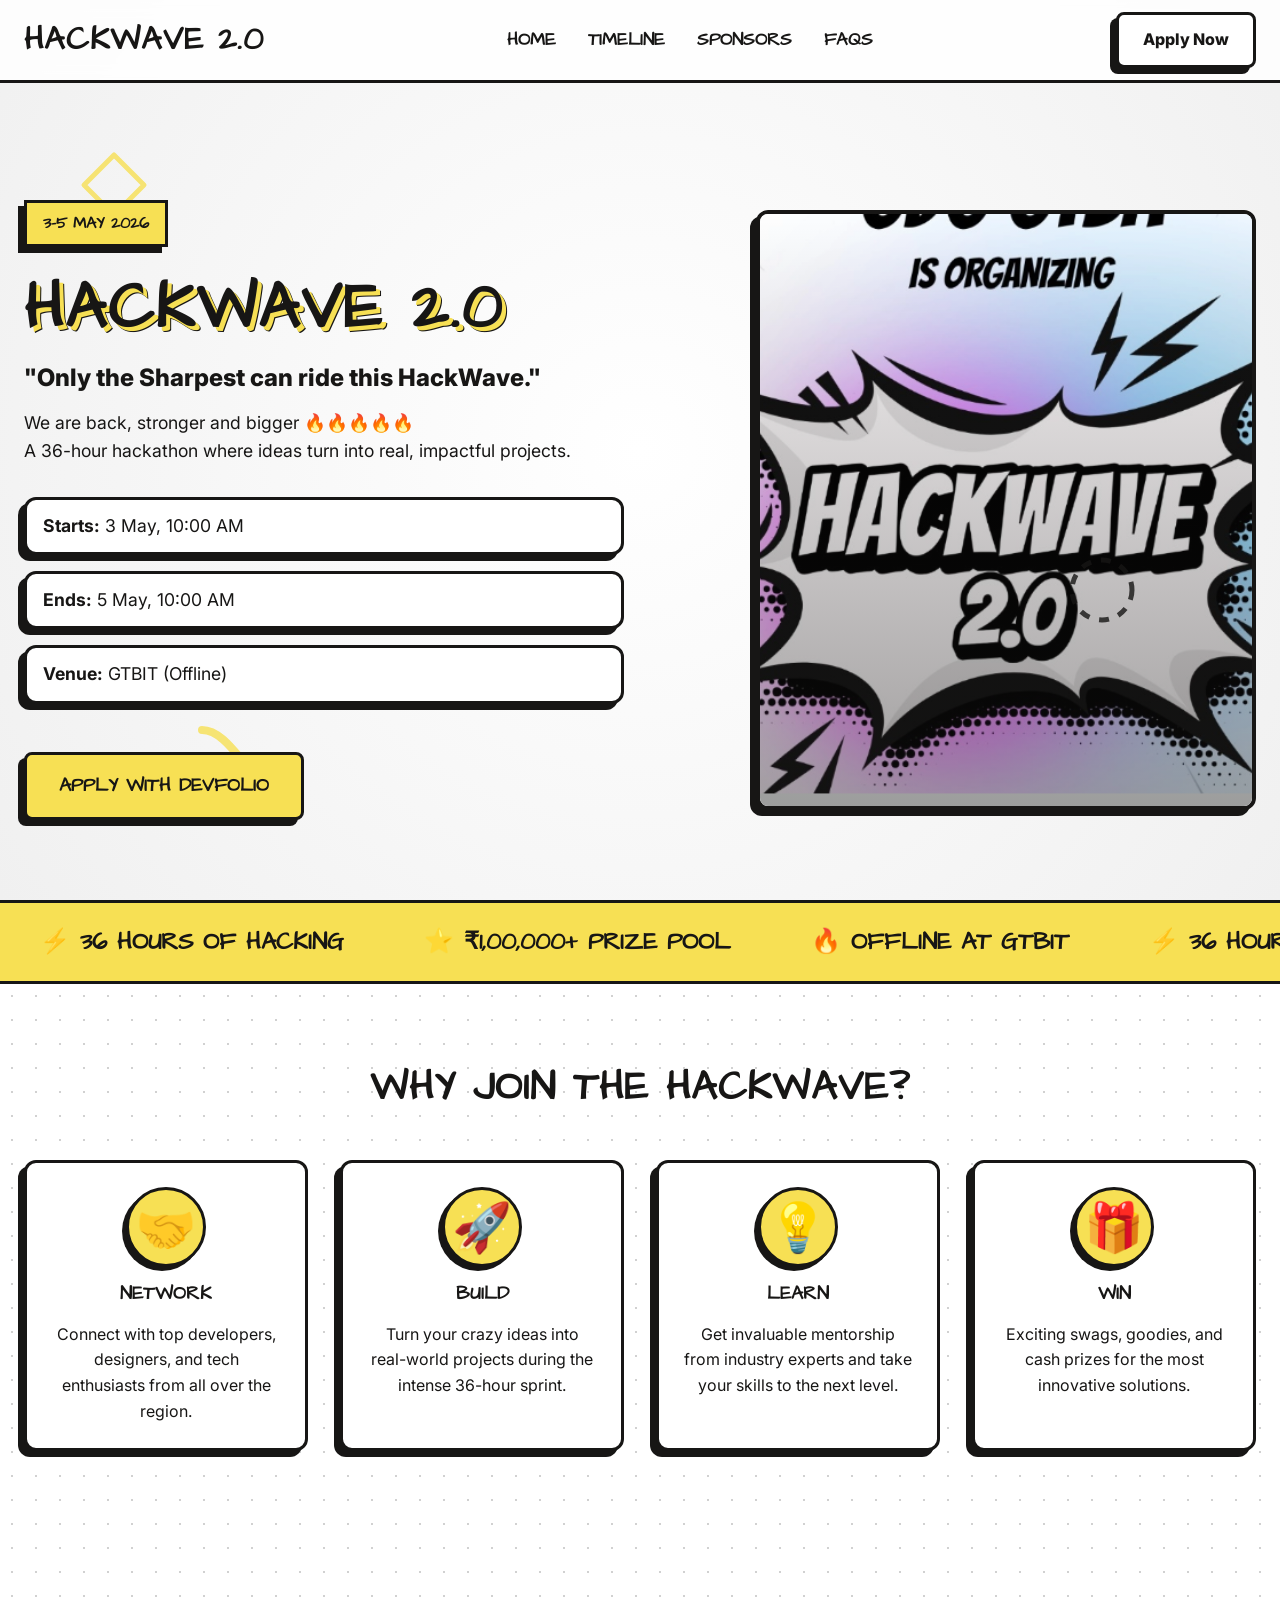
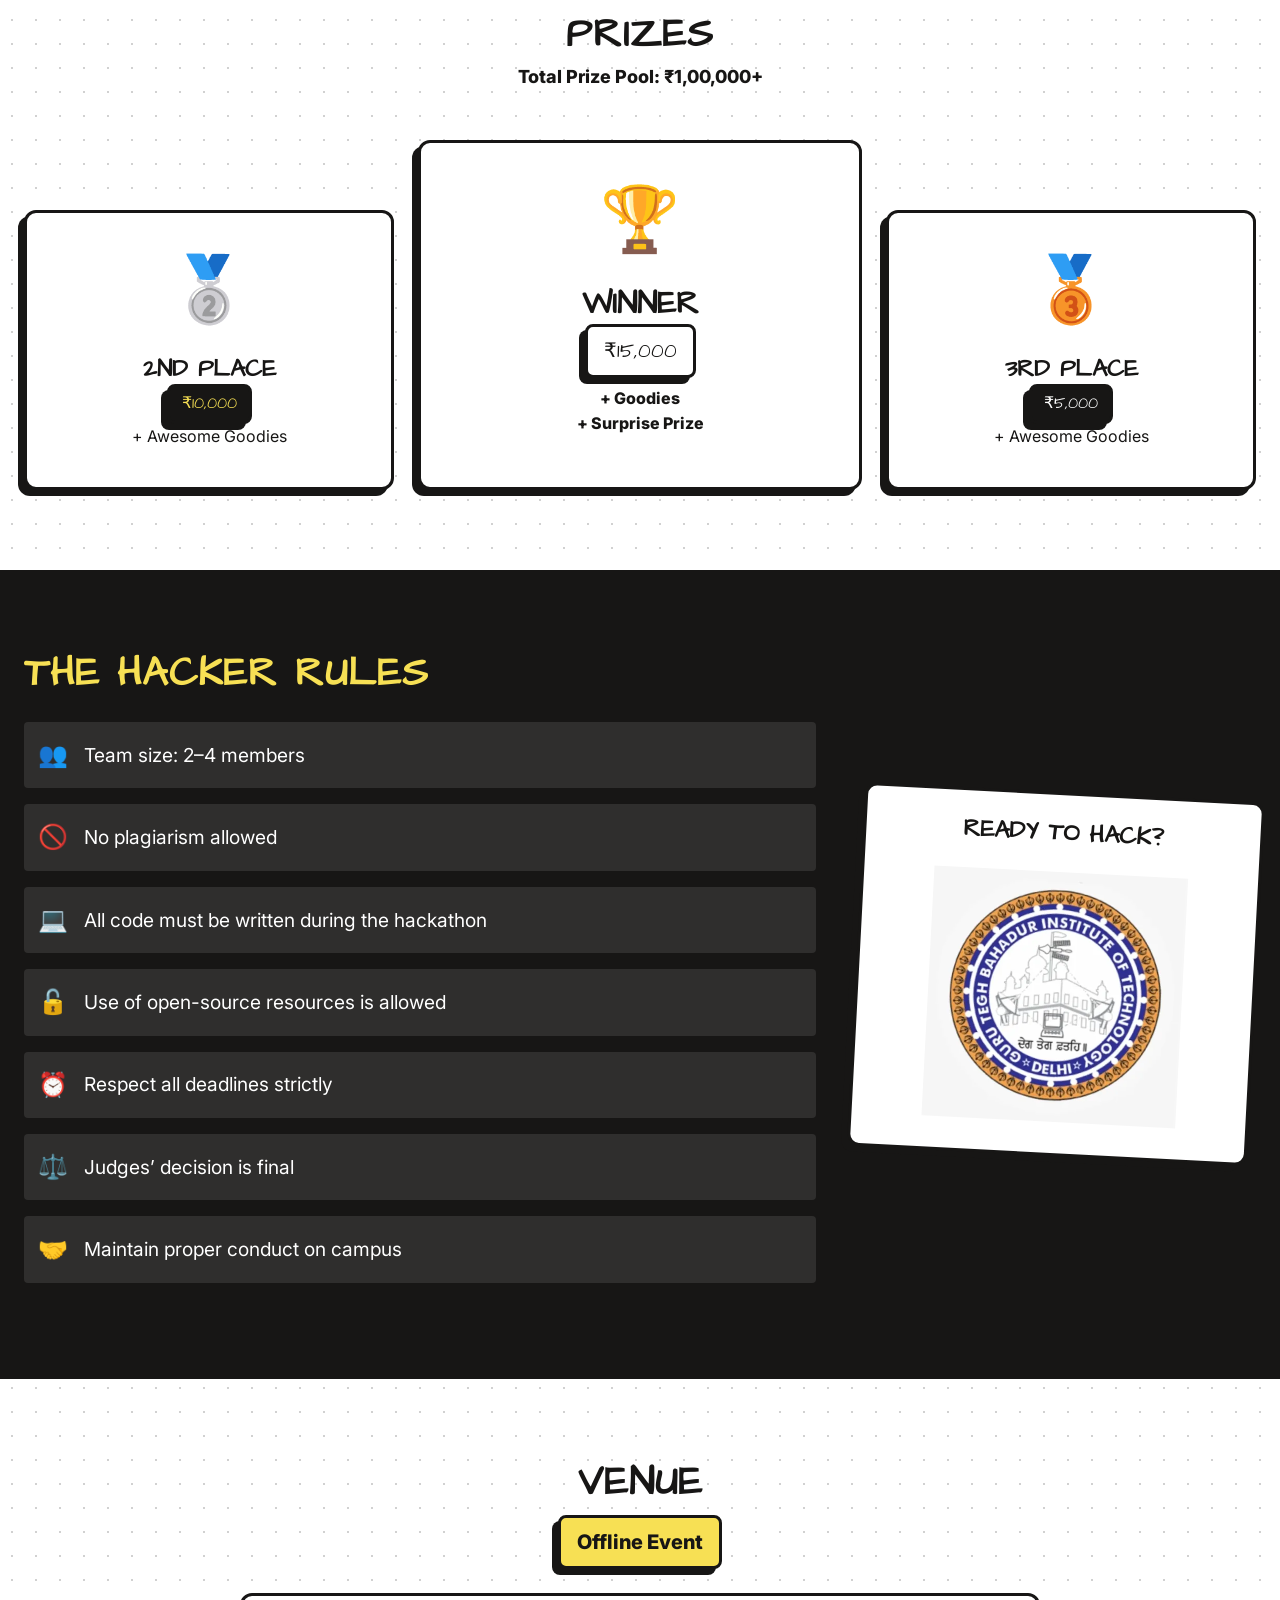
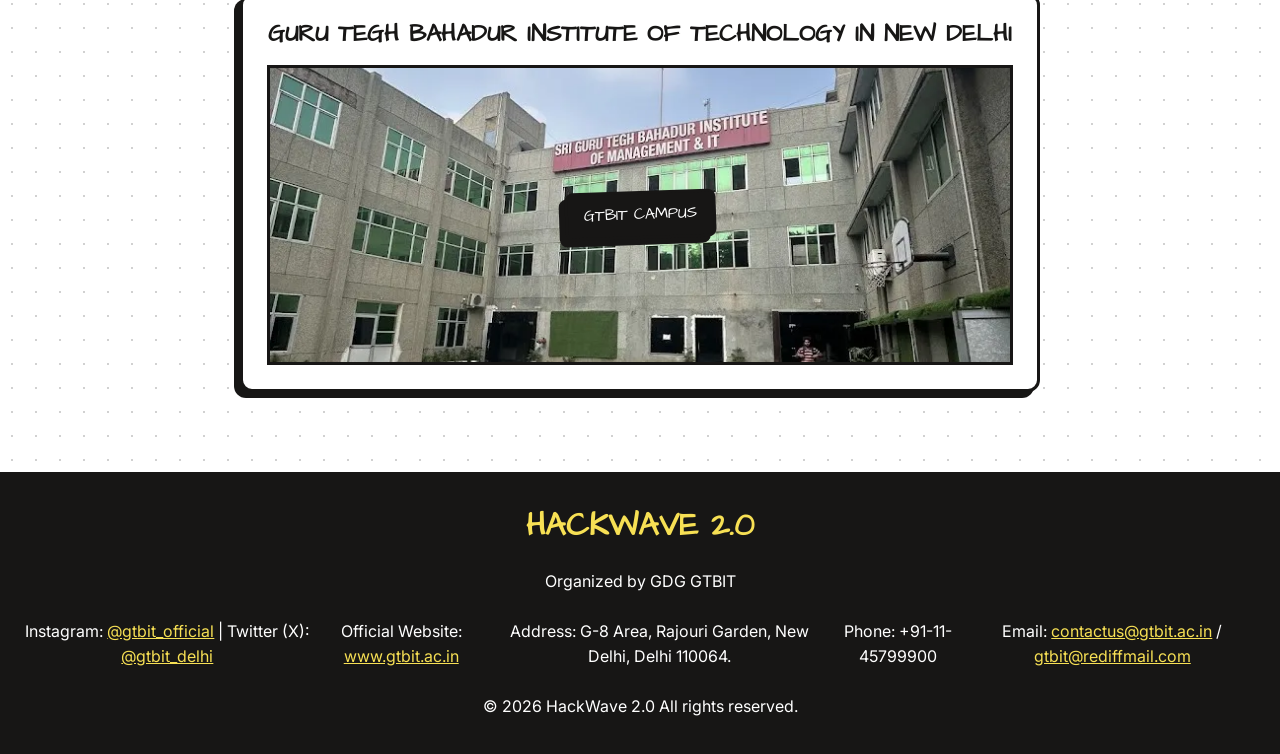
<file: index.html>
<!DOCTYPE html>
<html lang="en">
<head>
  <meta charset="UTF-8" />
  <meta name="viewport" content="width=device-width, initial-scale=1.0" />
  <title>HackWave 2.0 | Only the Sharpest can ride this HackWave</title>
  <meta name="description" content="A 36-hour hackathon where ideas turn into real, impactful projects." />
  <link rel="stylesheet" href="style.css" />
  <!-- Google Fonts -->
  <link rel="preconnect" href="https://fonts.googleapis.com">
  <link rel="preconnect" href="https://fonts.gstatic.com" crossorigin>
  <link href="https://fonts.googleapis.com/css2?family=Architects+Daughter&family=Inter:wght@400;600;800;900&display=swap" rel="stylesheet">
  <!-- Framer Motion isn't strictly necessary for vanilla js, we'll use CSS animations -->
</head>
<body>
  <!-- Navbar -->
  
  <nav class="navbar" id="navbar">
    <div class="container nav-container">
      <a href="#" class="logo arch-font">HACKWAVE 2.0</a>
      
      <div class="nav-links" id="nav-links">
        <a href="index.html">Home</a>
        <a href="timeline.html">Timeline</a>
        <a href="sponsors.html">Sponsors</a>
        <a href="faqs.html">FAQs</a>
      </div>

      <div class="nav-actions">
        <a href="https://hackwave2.devfolio.co/overview" target="_blank" rel="noopener noreferrer" class="neo-btn sm-hide">Apply Now</a>
        <button class="hamburger" id="hamburger">
          <svg width="24" height="24" viewBox="0 0 24 24" fill="none" stroke="currentColor" stroke-width="2" stroke-linecap="round" stroke-linejoin="round"><line x1="3" y1="12" x2="21" y2="12"></line><line x1="3" y1="6" x2="21" y2="6"></line><line x1="3" y1="18" x2="21" y2="18"></line></svg>
        </button>
      </div>
    </div>
  </nav>

  <!-- Mobile Menu -->
  <div class="mobile-menu" id="mobile-menu">
    <button class="close-menu" id="close-menu">
      <svg width="24" height="24" viewBox="0 0 24 24" fill="none" stroke="currentColor" stroke-width="2" stroke-linecap="round" stroke-linejoin="round"><line x1="18" y1="6" x2="6" y2="18"></line><line x1="6" y1="6" x2="18" y2="18"></line></svg>
    </button>
    <a href="index.html" class="mobile-link arch-font">Home</a>
    <a href="timeline.html" class="mobile-link arch-font">Timeline</a>
    <a href="sponsors.html" class="mobile-link arch-font">Sponsors</a>
    <a href="faqs.html" class="mobile-link arch-font">FAQs</a>
    <a href="https://hackwave2.devfolio.co/overview" target="_blank" rel="noopener noreferrer" class="neo-btn mt-4">Apply Now</a>
  </div>

  <!-- Hero Section -->
  <header class="hero" id="home">
    <!-- Floating Doodles -->
    <div class="doodle doodle-1"></div>
    <div class="doodle doodle-2"></div>
    <div class="doodle doodle-3"></div>

    <div class="container hero-container">
      <div class="hero-content fade-in-up">
        <div class="date-badge arch-font">3–5 May 2026</div>
        <h1 class="hero-title arch-font">HACKWAVE 2.0</h1>
        <h2 class="hero-tagline">"Only the Sharpest can ride this HackWave."</h2>
        <p class="hero-desc">
          We are back, stronger and bigger 🔥🔥🔥🔥🔥<br/>
          A 36-hour hackathon where ideas turn into real, impactful projects.
        </p>
        
        <div class="hero-info">
          <div class="info-item neo-card">
            <strong>Starts:</strong> 3 May, 10:00 AM
          </div>
          <div class="info-item neo-card">
            <strong>Ends:</strong> 5 May, 10:00 AM
          </div>
          <div class="info-item neo-card venue-highlight bg-yellow">
            <strong>Venue:</strong> GTBIT (Offline)
          </div>
        </div>

        <a href="https://hackwave2.devfolio.co/overview" target="_blank" rel="noopener noreferrer" class="neo-btn primary-btn mt-4 arch-font pulse-anim">Apply with Devfolio</a>
      </div>

      <div class="hero-image-wrapper fade-in-up delay-2">
        <div class="neo-card hero-image-card">
          <!-- We will use the uploaded image from the folder here -->
          <div class="hero-bg" style="background-image: url('Screenshot 2026-04-30 145225.png');"></div>
          <div class="hero-image-overlay"></div>
        </div>
      </div>
    </div>
  </header>

  <!-- Stats / Banner Section -->
  <div class="marquee bg-yellow border-top-bottom">
    <div class="marquee-content arch-font">
      <span>⚡ 36 HOURS OF HACKING</span>
      <span>⭐ ₹1,00,000+ PRIZE POOL</span>
      <span>🔥 OFFLINE AT GTBIT</span>
      <span>⚡ 36 HOURS OF HACKING</span>
      <span>⭐ ₹1,00,000+ PRIZE POOL</span>
      <span>🔥 OFFLINE AT GTBIT</span>
    </div>
  </div>

  <!-- Features Section -->
  <section class="section" id="features">
    <div class="container">
      <h2 class="section-title arch-font text-center mb-5 fade-in-up">Why join the HackWave?</h2>
      
      <div class="features-grid">
        <div class="neo-card feature-card fade-in-up bg-white">
          <div class="feature-icon">🤝</div>
          <h3 class="arch-font">Network</h3>
          <p>Connect with top developers, designers, and tech enthusiasts from all over the region.</p>
        </div>
        <div class="neo-card feature-card fade-in-up bg-white delay-1">
          <div class="feature-icon">🚀</div>
          <h3 class="arch-font">Build</h3>
          <p>Turn your crazy ideas into real-world projects during the intense 36-hour sprint.</p>
        </div>
        <div class="neo-card feature-card fade-in-up bg-white delay-2">
          <div class="feature-icon">💡</div>
          <h3 class="arch-font">Learn</h3>
          <p>Get invaluable mentorship from industry experts and take your skills to the next level.</p>
        </div>
        <div class="neo-card feature-card fade-in-up bg-white delay-3">
          <div class="feature-icon">🎁</div>
          <h3 class="arch-font">Win</h3>
          <p>Exciting swags, goodies, and cash prizes for the most innovative solutions.</p>
        </div>
      </div>
    </div>
  </section>

  

  <!-- Prizes Section -->
  <section class="section" id="prizes">
    <div class="container">
      <h2 class="section-title arch-font text-center mb-1 fade-in-up">Prizes</h2>
      <p class="text-center mb-5 font-bold text-lg fade-in-up">Total Prize Pool: ₹1,00,000+</p>
      
      <div class="prizes-grid">
        <!-- 2nd Place -->
        <div class="neo-card prize-card secondary-prize fade-in-up delay-1 bg-white">
          <div class="prize-icon">🥈</div>
          <h3 class="arch-font text-2xl">2nd Place</h3>
          <p class="prize-amount text-yellow bg-black inline-block px-3 py-1 neo-badge arch-font">₹10,000</p>
          <p class="prize-desc">+ Awesome Goodies</p>
        </div>
        
        <!-- 1st Place -->
        <div class="neo-card prize-card primary-prize fade-in-up bg-yellow">
          <div class="prize-icon">🏆</div>
          <h3 class="arch-font text-3xl">Winner</h3>
          <p class="prize-amount bg-white inline-block px-4 py-2 neo-badge arch-font text-xl">₹15,000</p>
          <p class="prize-desc font-bold mt-2">+ Goodies</p>
          <p class="prize-desc font-bold">+ Surprise Prize</p>
        </div>
        
        <!-- 3rd Place -->
        <div class="neo-card prize-card tertiary-prize fade-in-up delay-2 bg-white">
          <div class="prize-icon">🥉</div>
          <h3 class="arch-font text-2xl">3rd Place</h3>
          <p class="prize-amount text-white bg-black inline-block px-3 py-1 neo-badge arch-font">₹5,000</p>
          <p class="prize-desc">+ Awesome Goodies</p>
        </div>
      </div>
    </div>
  </section>

  <!-- Rules Section -->
  <section class="section bg-black text-white" id="rules">
    <div class="container">
      <div class="rules-container">
        <div class="rules-content fade-in-up">
          <h2 class="section-title arch-font mb-4 text-yellow">The Hacker Rules</h2>
          <ul class="rules-list">
            <li><span class="rule-icon">👥</span> Team size: 2–4 members</li>
            <li><span class="rule-icon">🚫</span> No plagiarism allowed</li>
            <li><span class="rule-icon">💻</span> All code must be written during the hackathon</li>
            <li><span class="rule-icon">🔓</span> Use of open-source resources is allowed</li>
            <li><span class="rule-icon">⏰</span> Respect all deadlines strictly</li>
            <li><span class="rule-icon">⚖️</span> Judges’ decision is final</li>
            <li><span class="rule-icon">🤝</span> Maintain proper conduct on campus</li>
          </ul>
        </div>
        <div class="rules-image fade-in-up delay-1">
          <!-- Fun doodle or logo -->
          <div class="neo-card bg-white text-black rotate-3" style="padding: 24px;">
            <h3 class="arch-font text-2xl mb-4 text-center text-black">READY TO HACK?</h3>
            <img src="249-2496324_guru-tegh-bahadur-institute-of-technology-logo.webp" alt="GTBIT Logo" class="img-fluid w-full object-contain" style="max-height: 250px;" onerror="this.src='https://via.placeholder.com/400x300/ffffff/171615?text=GTBIT+Logo'">
          </div>
        </div>
      </div>
    </div>
  </section>

  <!-- Venue Section -->
  <section class="section" id="venue">
    <div class="container text-center">
      <h2 class="section-title arch-font mb-2 fade-in-up">Venue</h2>
      <p class="text-xl mb-4 fade-in-up font-bold bg-yellow inline-block px-4 py-2 neo-badge">Offline Event</p>
      
      <div class="neo-card venue-card fade-in-up delay-1 bg-white mx-auto" style="max-width: 800px;">
        <h3 class="arch-font text-2xl mb-3">Guru Tegh Bahadur Institute of Technology in New Delhi</h3>
        <a href="https://maps.app.goo.gl/LuJA1Tva21ab1nCN9" target="_blank" rel="noopener noreferrer" style="display: block; text-decoration: none;">
          <div class="map-placeholder border-black border-2 h-[300px] w-full bg-[#f0f0f0] flex items-center justify-center relative overflow-hidden" style="height: 300px; border: 3px solid #171615;">
             <img src="sri-guru-tegh-bahadur-institute-of-management-information-technology-new-delhi-341599.webp" alt="Campus Map" class="absolute inset-0 w-full h-full object-cover opacity-80" onerror="this.src='https://via.placeholder.com/800x300/e0e0e0/171615?text=Map+View'">
             <div class="bg-black text-white px-4 py-2 neo-badge arch-font z-10 relative transform -rotate-2">GTBIT Campus</div>
          </div>
        </a>
      </div>
    </div>
  </section>

  

  

  <!-- Footer -->
  <footer class="footer bg-black text-white py-8 border-top-bottom border-yellow">
    <div class="container text-center">
      <h2 class="arch-font text-3xl mb-4 text-yellow">HACKWAVE 2.0</h2>
      <p class="mb-4">Organized by GDG GTBIT</p>
      <div class="footer-links flex flex-col justify-center gap-2 mb-4 text-sm opacity-90">
        <p>Instagram: <a href="https://instagram.com/gtbit_official" target="_blank" class="text-yellow hover:underline">@gtbit_official</a> | Twitter (X): <a href="https://twitter.com/gtbit_delhi" target="_blank" class="text-yellow hover:underline">@gtbit_delhi</a></p>
        <p>Official Website: <a href="http://www.gtbit.ac.in" target="_blank" class="text-yellow hover:underline">www.gtbit.ac.in</a></p>
        <p>Address: G-8 Area, Rajouri Garden, New Delhi, Delhi 110064.</p>
        <p>Phone: +91-11-45799900</p>
        <p>Email: <a href="mailto:contactus@gtbit.ac.in" class="text-yellow hover:underline">contactus@gtbit.ac.in</a> / <a href="mailto:gtbit@rediffmail.com" class="text-yellow hover:underline">gtbit@rediffmail.com</a></p>
      </div>
      <p class="text-sm opacity-80 mt-6">© 2026 HackWave 2.0 All rights reserved.</p>
    </div>
  </footer>

  <script src="script.js"></script>
</body>
</html>
</file>
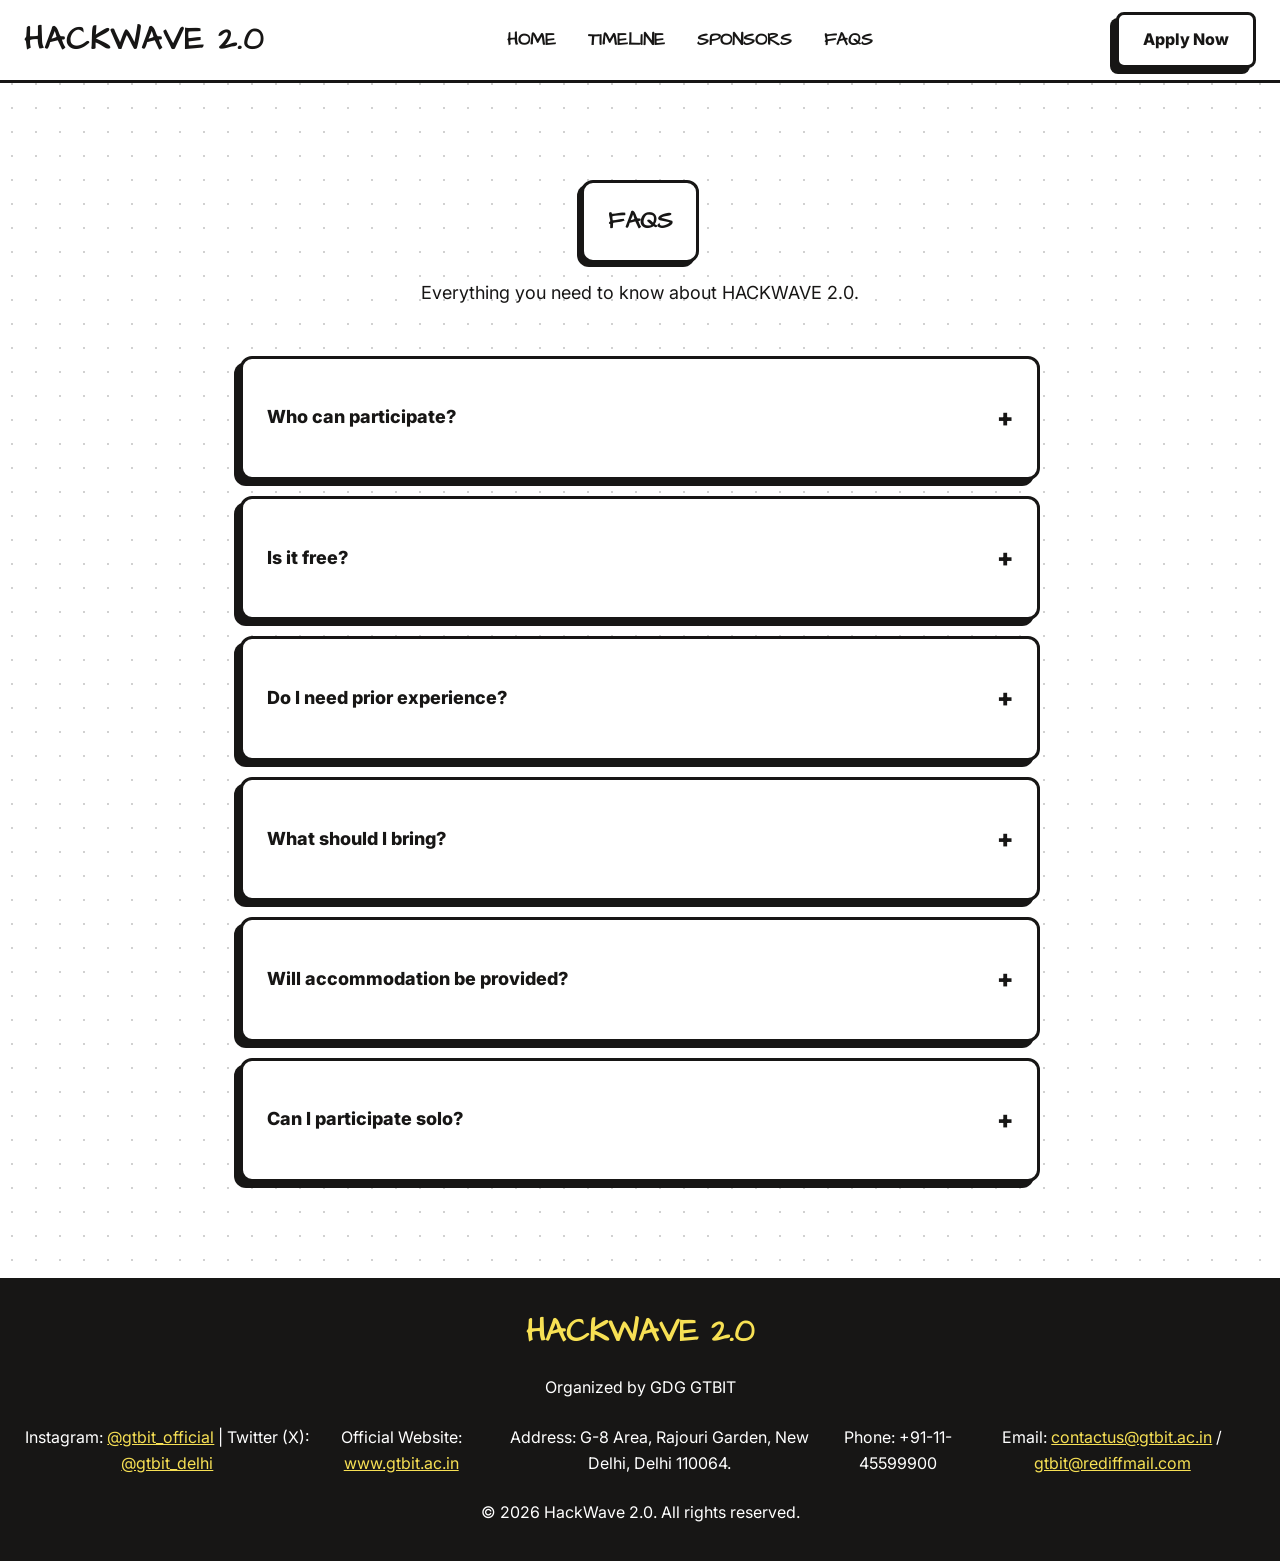
<file: faqs.html>
<!DOCTYPE html>
<html lang="en">
<head>
  <meta charset="UTF-8" />
  <meta name="viewport" content="width=device-width, initial-scale=1.0" />
  <title>HackWave 2.0 | Only the Sharpest can ride this HackWave</title>
  <meta name="description" content="A 36-hour hackathon where ideas turn into real, impactful projects." />
  <link rel="stylesheet" href="style.css" />
  <!-- Google Fonts -->
  <link rel="preconnect" href="https://fonts.googleapis.com">
  <link rel="preconnect" href="https://fonts.gstatic.com" crossorigin>
  <link href="https://fonts.googleapis.com/css2?family=Architects+Daughter&family=Inter:wght@400;600;800;900&display=swap" rel="stylesheet">
  <!-- Framer Motion isn't strictly necessary for vanilla js, we'll use CSS animations -->
</head>
<body>
  <!-- Navbar -->
  <nav class="navbar" id="navbar">
    <div class="container nav-container">
      <a href="#" class="logo arch-font">HACKWAVE 2.0</a>
      
      <div class="nav-links" id="nav-links">
        <a href="index.html">Home</a>
        <a href="timeline.html">Timeline</a>
        <a href="sponsors.html">Sponsors</a>
        <a href="faqs.html">FAQs</a>
      </div>

      <div class="nav-actions">
        <a href="https://hackwave2.devfolio.co/overview" target="_blank" rel="noopener noreferrer" class="neo-btn sm-hide">Apply Now</a>
        <button class="hamburger" id="hamburger">
          <svg width="24" height="24" viewBox="0 0 24 24" fill="none" stroke="currentColor" stroke-width="2" stroke-linecap="round" stroke-linejoin="round"><line x1="3" y1="12" x2="21" y2="12"></line><line x1="3" y1="6" x2="21" y2="6"></line><line x1="3" y1="18" x2="21" y2="18"></line></svg>
        </button>
      </div>
    </div>
  </nav>

  <!-- Mobile Menu -->
  <div class="mobile-menu" id="mobile-menu">
    <button class="close-menu" id="close-menu">
      <svg width="24" height="24" viewBox="0 0 24 24" fill="none" stroke="currentColor" stroke-width="2" stroke-linecap="round" stroke-linejoin="round"><line x1="18" y1="6" x2="6" y2="18"></line><line x1="6" y1="6" x2="18" y2="18"></line></svg>
    </button>
    <a href="index.html" class="mobile-link arch-font">Home</a>
    <a href="timeline.html" class="mobile-link arch-font">Timeline</a>
    <a href="sponsors.html" class="mobile-link arch-font">Sponsors</a>
    <a href="faqs.html" class="mobile-link arch-font">FAQs</a>
    <a href="https://hackwave2.devfolio.co/overview" target="_blank" rel="noopener noreferrer" class="neo-btn mt-4">Apply Now</a>
  </div>

  

  

  

  

  

  

  

  <!-- FAQ Section -->
  <section class="section" style="margin-top: 100px; min-height: 70vh;" bg-yellow border-top-bottom" id="faq">
    <div class="container">
      <div class="text-center mb-5 fade-in-up">
        <div class="inline-block bg-yellow border-black border-2 px-8 py-3 neo-card" style="box-shadow: -4px 4px 0px 0px #171615;">
          <h2 class="arch-font text-4xl m-0 tracking-wider">FAQS</h2>
        </div>
        <p class="mt-4 text-lg">Everything you need to know about HACKWAVE 2.0.</p>
      </div>
      
      <div class="faq-container mx-auto" style="max-width: 800px;">
        <div class="neo-card faq-item fade-in-up bg-white mb-3 cursor-pointer">
          <div class="faq-header flex justify-between items-center font-bold text-lg">
            <span>Who can participate?</span>
            <span class="faq-icon transition-transform">+</span>
          </div>
          <div class="faq-body hidden mt-2 text-gray-700">
            Anyone with a passion for building! Whether you're a beginner or a seasoned pro, if you love tech and solving problems, you're welcome.
          </div>
        </div>
        
        <div class="neo-card faq-item fade-in-up delay-1 bg-white mb-3 cursor-pointer">
          <div class="faq-header flex justify-between items-center font-bold text-lg">
            <span>Is it free?</span>
            <span class="faq-icon transition-transform">+</span>
          </div>
          <div class="faq-body hidden mt-2 text-gray-700">
            Absolutely! Participation in HackWave 2.0 is completely free of charge.
          </div>
        </div>
        
        <div class="neo-card faq-item fade-in-up delay-2 bg-white mb-3 cursor-pointer">
          <div class="faq-header flex justify-between items-center font-bold text-lg">
            <span>Do I need prior experience?</span>
            <span class="faq-icon transition-transform">+</span>
          </div>
          <div class="faq-body hidden mt-2 text-gray-700">
            No prior hackathon experience is required. We will have mentors available to guide you throughout the event.
          </div>
        </div>
        
        <div class="neo-card faq-item fade-in-up delay-3 bg-white mb-3 cursor-pointer">
          <div class="faq-header flex justify-between items-center font-bold text-lg">
            <span>What should I bring?</span>
            <span class="faq-icon transition-transform">+</span>
          </div>
          <div class="faq-body hidden mt-2 text-gray-700">
            Bring your laptop, chargers, any necessary hardware, a valid ID card, and lots of enthusiasm!
          </div>
        </div>
        
        <div class="neo-card faq-item fade-in-up delay-4 bg-white mb-3 cursor-pointer">
          <div class="faq-header flex justify-between items-center font-bold text-lg">
            <span>Will accommodation be provided?</span>
            <span class="faq-icon transition-transform">+</span>
          </div>
          <div class="faq-body hidden mt-2 text-gray-700">
            Since it's an offline 36-hour event, designated resting areas will be provided on campus.
          </div>
        </div>
        
        <div class="neo-card faq-item fade-in-up delay-5 bg-white mb-3 cursor-pointer">
          <div class="faq-header flex justify-between items-center font-bold text-lg">
            <span>Can I participate solo?</span>
            <span class="faq-icon transition-transform">+</span>
          </div>
          <div class="faq-body hidden mt-2 text-gray-700">
            We highly encourage participating in a team of 2-4 members to build better projects, but solo participation is also allowed.
          </div>
        </div>
      </div>
    </div>
  </section>

  

  <!-- Footer -->
  <footer class="footer bg-black text-white py-8 border-top-bottom border-yellow">
    <div class="container text-center">
      <h2 class="arch-font text-3xl mb-4 text-yellow">HACKWAVE 2.0</h2>
      <p class="mb-4">Organized by GDG GTBIT</p>
      <div class="footer-links flex flex-col justify-center gap-2 mb-4 text-sm opacity-90">
        <p>Instagram: <a href="https://instagram.com/gtbit_official" target="_blank" class="text-yellow hover:underline">@gtbit_official</a> | Twitter (X): <a href="https://twitter.com/gtbit_delhi" target="_blank" class="text-yellow hover:underline">@gtbit_delhi</a></p>
        <p>Official Website: <a href="http://www.gtbit.ac.in" target="_blank" class="text-yellow hover:underline">www.gtbit.ac.in</a></p>
        <p>Address: G-8 Area, Rajouri Garden, New Delhi, Delhi 110064.</p>
        <p>Phone: +91-11-45599900</p>
        <p>Email: <a href="mailto:contactus@gtbit.ac.in" class="text-yellow hover:underline">contactus@gtbit.ac.in</a> / <a href="mailto:gtbit@rediffmail.com" class="text-yellow hover:underline">gtbit@rediffmail.com</a></p>
      </div>
      <p class="text-sm opacity-80 mt-6">© 2026 HackWave 2.0. All rights reserved.</p>
    </div>
  </footer>

  <script src="script.js"></script>
</body>
</html>
</file>
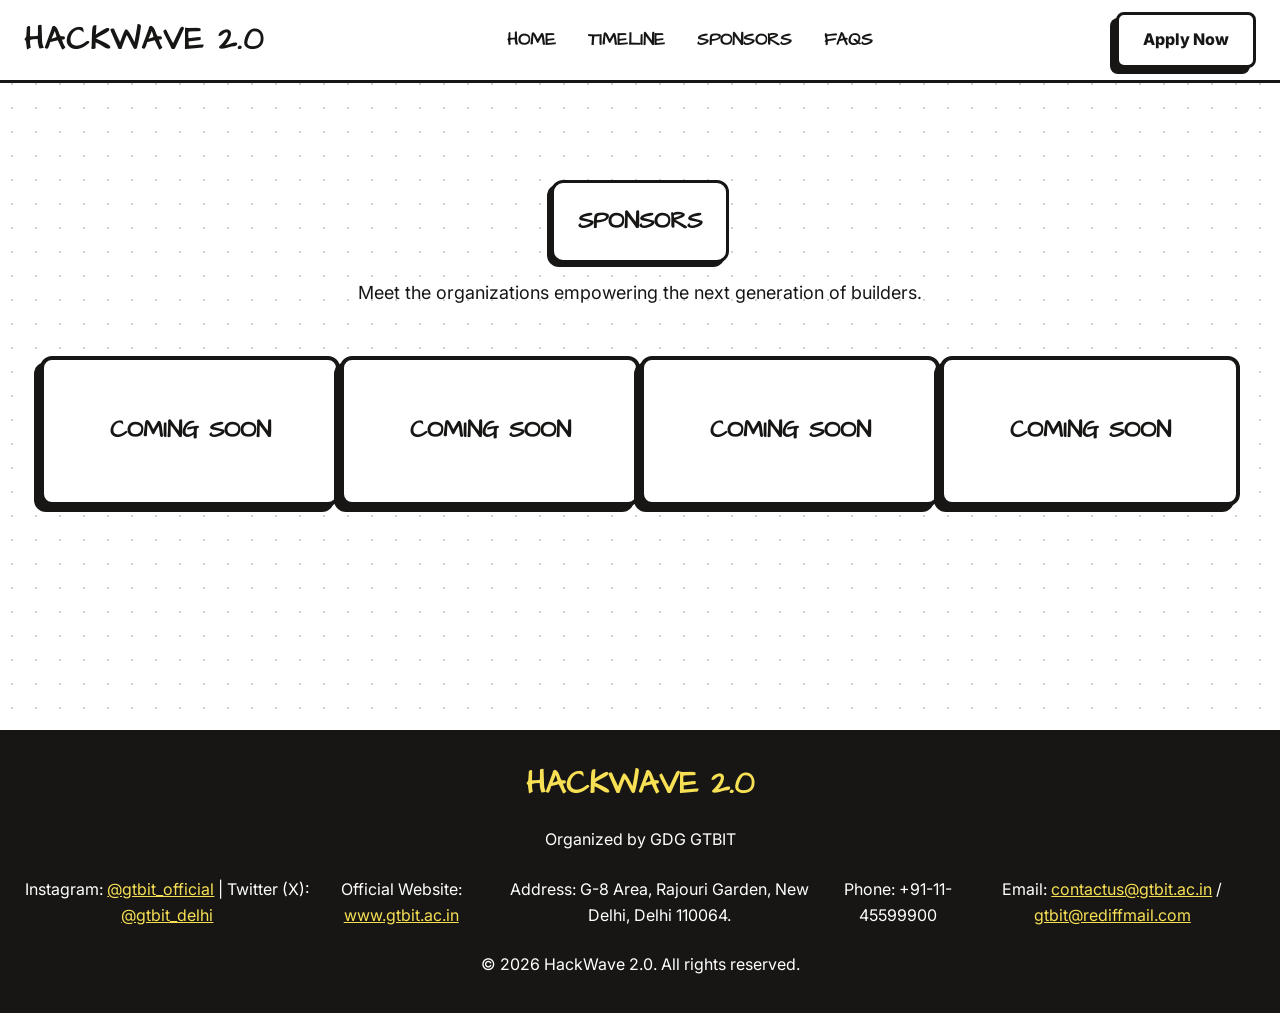
<file: sponsors.html>
<!DOCTYPE html>
<html lang="en">
<head>
  <meta charset="UTF-8" />
  <meta name="viewport" content="width=device-width, initial-scale=1.0" />
  <title>HackWave 2.0 | Only the Sharpest can ride this HackWave</title>
  <meta name="description" content="A 36-hour hackathon where ideas turn into real, impactful projects." />
  <link rel="stylesheet" href="style.css" />
  <!-- Google Fonts -->
  <link rel="preconnect" href="https://fonts.googleapis.com">
  <link rel="preconnect" href="https://fonts.gstatic.com" crossorigin>
  <link href="https://fonts.googleapis.com/css2?family=Architects+Daughter&family=Inter:wght@400;600;800;900&display=swap" rel="stylesheet">
  <!-- Framer Motion isn't strictly necessary for vanilla js, we'll use CSS animations -->
</head>
<body>
  <!-- Navbar -->
  <nav class="navbar" id="navbar">
    <div class="container nav-container">
      <a href="#" class="logo arch-font">HACKWAVE 2.0</a>
      
      <div class="nav-links" id="nav-links">
        <a href="index.html">Home</a>
        <a href="timeline.html">Timeline</a>
        <a href="sponsors.html">Sponsors</a>
        <a href="faqs.html">FAQs</a>
      </div>

      <div class="nav-actions">
        <a href="https://hackwave2.devfolio.co/overview" target="_blank" rel="noopener noreferrer" class="neo-btn sm-hide">Apply Now</a>
        <button class="hamburger" id="hamburger">
          <svg width="24" height="24" viewBox="0 0 24 24" fill="none" stroke="currentColor" stroke-width="2" stroke-linecap="round" stroke-linejoin="round"><line x1="3" y1="12" x2="21" y2="12"></line><line x1="3" y1="6" x2="21" y2="6"></line><line x1="3" y1="18" x2="21" y2="18"></line></svg>
        </button>
      </div>
    </div>
  </nav>

  <!-- Mobile Menu -->
  <div class="mobile-menu" id="mobile-menu">
    <button class="close-menu" id="close-menu">
      <svg width="24" height="24" viewBox="0 0 24 24" fill="none" stroke="currentColor" stroke-width="2" stroke-linecap="round" stroke-linejoin="round"><line x1="18" y1="6" x2="6" y2="18"></line><line x1="6" y1="6" x2="18" y2="18"></line></svg>
    </button>
    <a href="index.html" class="mobile-link arch-font">Home</a>
    <a href="timeline.html" class="mobile-link arch-font">Timeline</a>
    <a href="sponsors.html" class="mobile-link arch-font">Sponsors</a>
    <a href="faqs.html" class="mobile-link arch-font">FAQs</a>
    <a href="https://hackwave2.devfolio.co/overview" target="_blank" rel="noopener noreferrer" class="neo-btn mt-4">Apply Now</a>
  </div>

  

  

  

  

  

  

  

  

  <!-- Sponsors Section -->
  <section class="section" style="margin-top: 100px; min-height: 70vh;" id="sponsors">
    <div class="container text-center">
      <div class="fade-in-up mb-5">
        <div class="inline-block bg-yellow border-black border-2 px-8 py-3 neo-card" style="box-shadow: -4px 4px 0px 0px #171615;">
          <h2 class="arch-font text-4xl m-0 tracking-wider">SPONSORS</h2>
        </div>
        <p class="mt-4 text-lg">Meet the organizations empowering the next generation of builders.</p>
      </div>
      
      <div class="sponsors-grid fade-in-up delay-1 flex flex-wrap justify-center gap-6 mt-8">
        <div class="neo-card bg-white flex items-center justify-center" style="width: 300px; height: 150px; border-width: 4px;">
           <h3 class="arch-font text-2xl m-0 tracking-widest opacity-70">COMING SOON</h3>
        </div>
        <div class="neo-card bg-white flex items-center justify-center" style="width: 300px; height: 150px; border-width: 4px;">
           <h3 class="arch-font text-2xl m-0 tracking-widest opacity-70">COMING SOON</h3>
        </div>
        <div class="neo-card bg-white flex items-center justify-center" style="width: 300px; height: 150px; border-width: 4px;">
           <h3 class="arch-font text-2xl m-0 tracking-widest opacity-70">COMING SOON</h3>
        </div>
        <div class="neo-card bg-white flex items-center justify-center" style="width: 300px; height: 150px; border-width: 4px;">
           <h3 class="arch-font text-2xl m-0 tracking-widest opacity-70">COMING SOON</h3>
        </div>
      </div>
    </div>
  </section>

  <!-- Footer -->
  <footer class="footer bg-black text-white py-8 border-top-bottom border-yellow">
    <div class="container text-center">
      <h2 class="arch-font text-3xl mb-4 text-yellow">HACKWAVE 2.0</h2>
      <p class="mb-4">Organized by GDG GTBIT</p>
      <div class="footer-links flex flex-col justify-center gap-2 mb-4 text-sm opacity-90">
        <p>Instagram: <a href="https://instagram.com/gtbit_official" target="_blank" class="text-yellow hover:underline">@gtbit_official</a> | Twitter (X): <a href="https://twitter.com/gtbit_delhi" target="_blank" class="text-yellow hover:underline">@gtbit_delhi</a></p>
        <p>Official Website: <a href="http://www.gtbit.ac.in" target="_blank" class="text-yellow hover:underline">www.gtbit.ac.in</a></p>
        <p>Address: G-8 Area, Rajouri Garden, New Delhi, Delhi 110064.</p>
        <p>Phone: +91-11-45599900</p>
        <p>Email: <a href="mailto:contactus@gtbit.ac.in" class="text-yellow hover:underline">contactus@gtbit.ac.in</a> / <a href="mailto:gtbit@rediffmail.com" class="text-yellow hover:underline">gtbit@rediffmail.com</a></p>
      </div>
      <p class="text-sm opacity-80 mt-6">© 2026 HackWave 2.0. All rights reserved.</p>
    </div>
  </footer>

  <script src="script.js"></script>
</body>
</html>
</file>
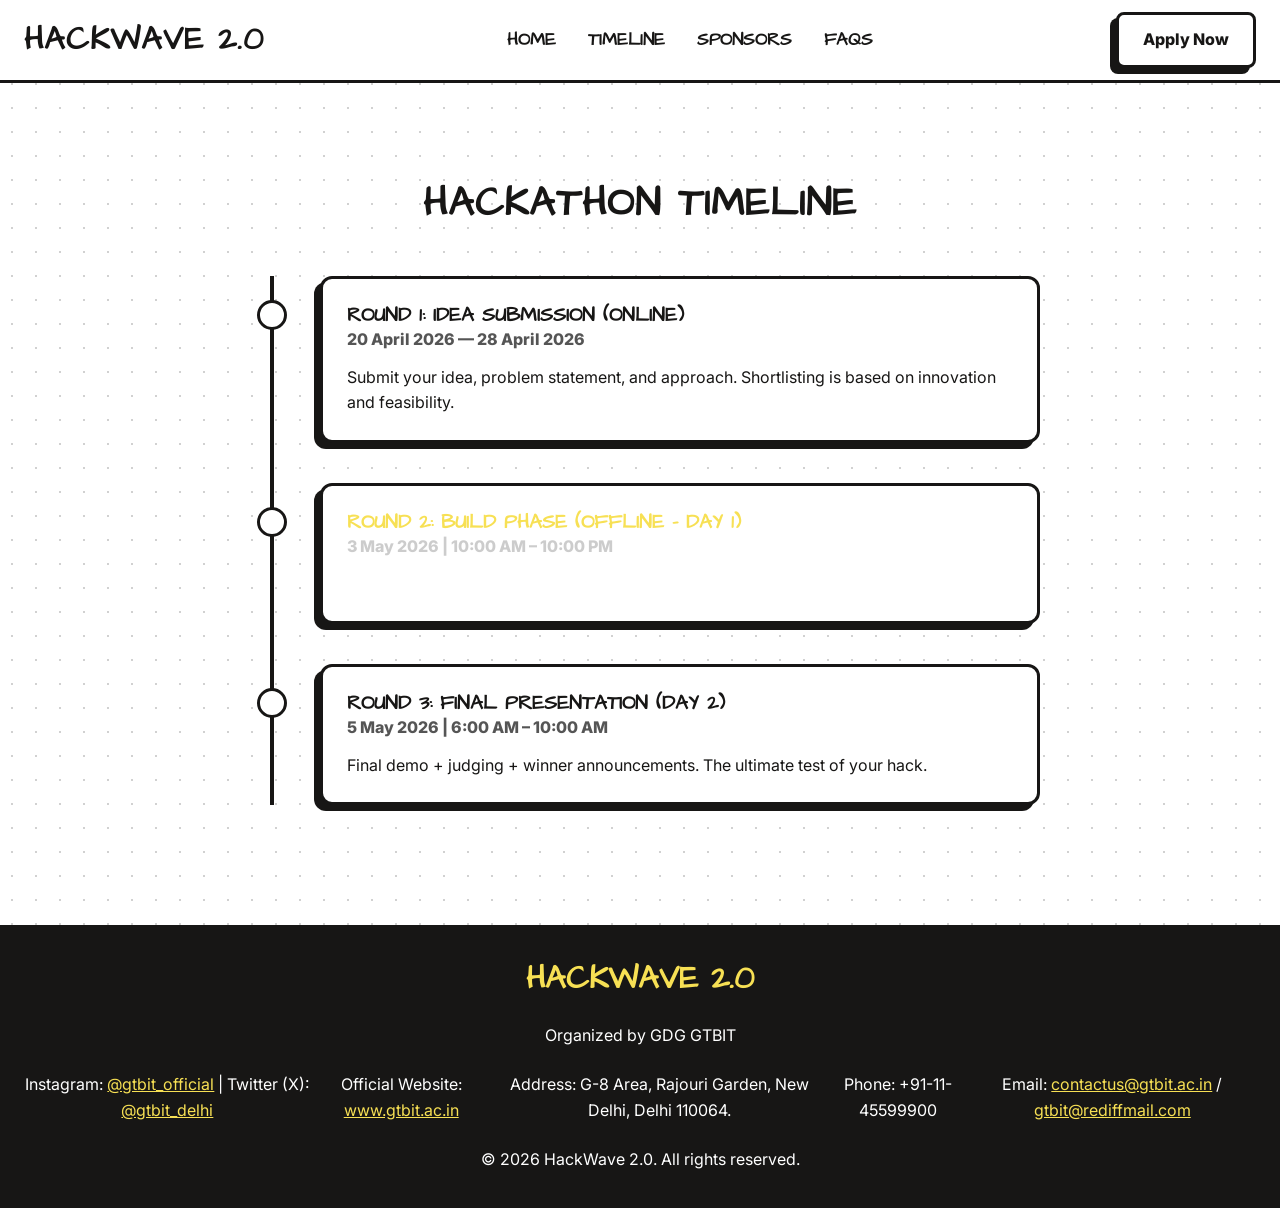
<file: timeline.html>
<!DOCTYPE html>
<html lang="en">
<head>
  <meta charset="UTF-8" />
  <meta name="viewport" content="width=device-width, initial-scale=1.0" />
  <title>HackWave 2.0 | Only the Sharpest can ride this HackWave</title>
  <meta name="description" content="A 36-hour hackathon where ideas turn into real, impactful projects." />
  <link rel="stylesheet" href="style.css" />
  <!-- Google Fonts -->
  <link rel="preconnect" href="https://fonts.googleapis.com">
  <link rel="preconnect" href="https://fonts.gstatic.com" crossorigin>
  <link href="https://fonts.googleapis.com/css2?family=Architects+Daughter&family=Inter:wght@400;600;800;900&display=swap" rel="stylesheet">
  <!-- Framer Motion isn't strictly necessary for vanilla js, we'll use CSS animations -->
</head>
<body>
  <!-- Navbar -->
  <nav class="navbar" id="navbar">
    <div class="container nav-container">
      <a href="#" class="logo arch-font">HACKWAVE 2.0</a>
      
      <div class="nav-links" id="nav-links">
        <a href="index.html">Home</a>
        <a href="timeline.html">Timeline</a>
        <a href="sponsors.html">Sponsors</a>
        <a href="faqs.html">FAQs</a>
      </div>

      <div class="nav-actions">
        <a href="https://hackwave2.devfolio.co/overview" target="_blank" rel="noopener noreferrer" class="neo-btn sm-hide">Apply Now</a>
        <button class="hamburger" id="hamburger">
          <svg width="24" height="24" viewBox="0 0 24 24" fill="none" stroke="currentColor" stroke-width="2" stroke-linecap="round" stroke-linejoin="round"><line x1="3" y1="12" x2="21" y2="12"></line><line x1="3" y1="6" x2="21" y2="6"></line><line x1="3" y1="18" x2="21" y2="18"></line></svg>
        </button>
      </div>
    </div>
  </nav>

  <!-- Mobile Menu -->
  <div class="mobile-menu" id="mobile-menu">
    <button class="close-menu" id="close-menu">
      <svg width="24" height="24" viewBox="0 0 24 24" fill="none" stroke="currentColor" stroke-width="2" stroke-linecap="round" stroke-linejoin="round"><line x1="18" y1="6" x2="6" y2="18"></line><line x1="6" y1="6" x2="18" y2="18"></line></svg>
    </button>
    <a href="index.html" class="mobile-link arch-font">Home</a>
    <a href="timeline.html" class="mobile-link arch-font">Timeline</a>
    <a href="sponsors.html" class="mobile-link arch-font">Sponsors</a>
    <a href="faqs.html" class="mobile-link arch-font">FAQs</a>
    <a href="https://hackwave2.devfolio.co/overview" target="_blank" rel="noopener noreferrer" class="neo-btn mt-4">Apply Now</a>
  </div>

  

  

  

  <!-- Timeline Section -->
  <section class="section" style="margin-top: 100px; min-height: 70vh;" bg-yellow" id="timeline">
    <div class="container">
      <h2 class="section-title arch-font text-center mb-5 fade-in-up">Hackathon Timeline</h2>
      
      <div class="timeline-container">
        <!-- Round 1 -->
        <div class="timeline-item fade-in-up">
          <div class="timeline-dot"></div>
          <div class="neo-card timeline-card bg-white">
            <h3 class="arch-font text-xl">Round 1: Idea Submission (Online)</h3>
            <p class="timeline-date">20 April 2026 — 28 April 2026</p>
            <p>Submit your idea, problem statement, and approach. Shortlisting is based on innovation and feasibility.</p>
          </div>
        </div>
        
        <!-- Round 2 -->
        <div class="timeline-item fade-in-up delay-1">
          <div class="timeline-dot"></div>
          <div class="neo-card timeline-card bg-black text-white timeline-inverted">
            <h3 class="arch-font text-xl text-yellow">Round 2: Build Phase (Offline - Day 1)</h3>
            <p class="timeline-date">3 May 2026 | 10:00 AM – 10:00 PM</p>
            <p>Teams start building on campus. Mentorship sessions + checkpoints included.</p>
          </div>
        </div>
        
        <!-- Round 3 -->
        <div class="timeline-item fade-in-up delay-2">
          <div class="timeline-dot"></div>
          <div class="neo-card timeline-card bg-white">
            <h3 class="arch-font text-xl">Round 3: Final Presentation (Day 2)</h3>
            <p class="timeline-date">5 May 2026 | 6:00 AM – 10:00 AM</p>
            <p>Final demo + judging + winner announcements. The ultimate test of your hack.</p>
          </div>
        </div>
      </div>
    </div>
  </section>

  

  

  

  

  

  <!-- Footer -->
  <footer class="footer bg-black text-white py-8 border-top-bottom border-yellow">
    <div class="container text-center">
      <h2 class="arch-font text-3xl mb-4 text-yellow">HACKWAVE 2.0</h2>
      <p class="mb-4">Organized by GDG GTBIT</p>
      <div class="footer-links flex flex-col justify-center gap-2 mb-4 text-sm opacity-90">
        <p>Instagram: <a href="https://instagram.com/gtbit_official" target="_blank" class="text-yellow hover:underline">@gtbit_official</a> | Twitter (X): <a href="https://twitter.com/gtbit_delhi" target="_blank" class="text-yellow hover:underline">@gtbit_delhi</a></p>
        <p>Official Website: <a href="http://www.gtbit.ac.in" target="_blank" class="text-yellow hover:underline">www.gtbit.ac.in</a></p>
        <p>Address: G-8 Area, Rajouri Garden, New Delhi, Delhi 110064.</p>
        <p>Phone: +91-11-45599900</p>
        <p>Email: <a href="mailto:contactus@gtbit.ac.in" class="text-yellow hover:underline">contactus@gtbit.ac.in</a> / <a href="mailto:gtbit@rediffmail.com" class="text-yellow hover:underline">gtbit@rediffmail.com</a></p>
      </div>
      <p class="text-sm opacity-80 mt-6">© 2026 HackWave 2.0. All rights reserved.</p>
    </div>
  </footer>

  <script src="script.js"></script>
</body>
</html>
</file>
<file: style.css>
/* Base Variables & Reset */
:root {
  --primary: #F7E054;
  --black: #171615;
  --white: #ffffff;
  --gray: #f0f0f0;
  
  --shadow: -6px 6px 0px 0px var(--black);
  --shadow-hover: -2px 2px 0px 0px var(--black);
  --shadow-inverted: 6px 6px 0px 0px var(--black);
  
  --border-width: 3px;
  --border: var(--border-width) solid var(--black);
  
  --transition: all 0.3s cubic-bezier(0.25, 0.8, 0.25, 1);
}

* {
  margin: 0;
  padding: 0;
  box-sizing: border-box;
}

html {
  scroll-behavior: smooth;
}

body {
  font-family: 'Inter', sans-serif;
  background-color: var(--white);
  background-image: radial-gradient(#d1d1d1 1.5px, transparent 1.5px);
  background-size: 24px 24px;
  color: var(--black);
  overflow-x: hidden;
  line-height: 1.6;
}

/* Typography */
.arch-font {
  font-family: 'Architects Daughter', cursive;
  text-transform: uppercase;
}

h1, h2, h3, h4, h5, h6 {
  line-height: 1.2;
}

.text-center { text-align: center; }
.font-bold { font-weight: 800; }
.text-lg { font-size: 1.125rem; }
.text-xl { font-size: 1.25rem; }
.text-2xl { font-size: 1.5rem; }
.text-3xl { font-size: 2rem; }
.text-yellow { color: var(--primary); }
.text-white { color: var(--white); }
.text-black { color: var(--black); }
.mt-2 { margin-top: 0.5rem; }
.mt-4 { margin-top: 1rem; }
.mb-1 { margin-bottom: 0.25rem; }
.mb-2 { margin-bottom: 0.5rem; }
.mb-3 { margin-bottom: 1rem; }
.mb-4 { margin-bottom: 1.5rem; }
.mb-5 { margin-bottom: 3rem; }

.bg-yellow { background-color: var(--primary); }
.bg-black { background-color: var(--black); }
.bg-white { background-color: var(--white); }

/* Utilities */
.container {
  max-width: 1280px;
  margin: 0 auto;
  padding: 0 24px;
}

.border-top-bottom {
  border-top: var(--border);
  border-bottom: var(--border);
}

.neo-card {
  background-color: var(--white);
  border: var(--border);
  box-shadow: var(--shadow);
  border-radius: 12px;
  padding: 24px;
  transition: var(--transition);
}

.neo-card:hover {
  transform: translate(-4px, 4px);
  box-shadow: var(--shadow-hover);
}

.neo-badge {
  border: var(--border);
  box-shadow: var(--shadow);
  border-radius: 8px;
  transition: var(--transition);
}

.neo-btn {
  display: inline-flex;
  align-items: center;
  justify-content: center;
  background-color: var(--white);
  color: var(--black);
  border: var(--border);
  box-shadow: var(--shadow);
  padding: 12px 24px;
  font-weight: 800;
  text-decoration: none;
  font-size: 1rem;
  border-radius: 8px;
  transition: var(--transition);
  cursor: pointer;
}

.neo-btn:hover {
  transform: translate(-4px, 4px);
  box-shadow: var(--shadow-hover);
  background-color: var(--primary);
}

.primary-btn {
  background-color: var(--primary);
  font-size: 1.2rem;
  padding: 16px 32px;
}

.primary-btn:hover {
  background-color: var(--white);
}

.flex { display: flex; }
.flex-wrap { flex-wrap: wrap; }
.items-center { align-items: center; }
.justify-between { justify-content: space-between; }
.justify-center { justify-content: center; }
.gap-4 { gap: 1rem; }
.px-3 { padding-left: 0.75rem; padding-right: 0.75rem; }
.px-4 { padding-left: 1rem; padding-right: 1rem; }
.py-1 { padding-top: 0.25rem; padding-bottom: 0.25rem; }
.py-2 { padding-top: 0.5rem; padding-bottom: 0.5rem; }
.py-8 { padding-top: 2rem; padding-bottom: 2rem; }
.inline-block { display: inline-block; }
.mx-auto { margin-left: auto; margin-right: auto; }
.relative { position: relative; }
.absolute { position: absolute; }
.inset-0 { top: 0; right: 0; bottom: 0; left: 0; }
.w-full { width: 100%; }
.h-full { height: 100%; }
.object-cover { object-fit: cover; }
.object-contain { object-fit: contain; }
.hidden { display: none; }
.block { display: block; }
.z-10 { z-index: 10; }
.z-20 { z-index: 20; }
.rotate-3 { transform: rotate(3deg); }
.-rotate-2 { transform: rotate(-2deg); }

/* Layout & Sections */
.section {
  padding: 80px 0;
}

.section-title {
  font-size: 2.5rem;
  letter-spacing: 1px;
}

/* Navbar */
.navbar {
  position: fixed;
  top: 0;
  left: 0;
  width: 100%;
  z-index: 50;
  background-color: rgba(255, 255, 255, 0.85);
  backdrop-filter: blur(8px);
  -webkit-backdrop-filter: blur(8px);
  border-bottom: var(--border);
  transition: transform 0.3s ease;
}

.nav-container {
  display: flex;
  justify-content: space-between;
  align-items: center;
  height: 80px;
}

.logo {
  font-size: 2rem;
  font-weight: 900;
  color: var(--black);
  text-decoration: none;
  letter-spacing: 1px;
  transition: transform 0.3s ease;
}

.logo:hover {
  transform: scale(1.05);
}

.nav-links {
  display: flex;
  gap: 32px;
}

.nav-links a {
  font-family: 'Architects Daughter', cursive;
  text-decoration: none;
  color: var(--black);
  font-weight: 800;
  text-transform: uppercase;
  font-size: 1.1rem;
  transition: transform 0.3s ease;
}

.nav-links a:hover {
  transform: scale(1.1);
  color: var(--primary);
  text-shadow: 1px 1px 0px var(--black);
}

.nav-actions {
  display: flex;
  align-items: center;
  gap: 16px;
}

.hamburger {
  display: none;
  background: none;
  border: none;
  cursor: pointer;
  color: var(--black);
}

/* Mobile Menu */
.mobile-menu {
  position: fixed;
  top: 0;
  left: 0;
  width: 100%;
  height: 100vh;
  background-color: var(--primary);
  z-index: 100;
  display: flex;
  flex-col;
  padding: 100px 40px;
  flex-direction: column;
  gap: 32px;
  transform: translateX(-100%);
  transition: transform 0.4s ease-in-out;
}

.mobile-menu.active {
  transform: translateX(0);
}

.close-menu {
  position: absolute;
  top: 24px;
  right: 24px;
  background: none;
  border: none;
  cursor: pointer;
  color: var(--black);
}

.mobile-link {
  font-size: 2rem;
  font-weight: 800;
  color: var(--black);
  text-decoration: none;
}

/* Hero Section */
.hero {
  padding-top: 120px;
  min-height: 100vh;
  display: flex;
  align-items: center;
  position: relative;
  overflow: hidden;
  background: radial-gradient(circle at 50% 50%, #ffffff 0%, #f0f0f0 100%);
}

.hero-container {
  display: flex;
  align-items: center;
  justify-content: space-between;
  width: 100%;
  gap: 40px;
}

.hero-content {
  flex: 1;
  max-width: 600px;
  position: relative;
  z-index: 10;
}

.date-badge {
  display: inline-block;
  background-color: var(--primary);
  border: var(--border);
  box-shadow: var(--shadow);
  padding: 8px 16px;
  font-weight: 800;
  margin-bottom: 24px;
}

.hero-title {
  font-size: 4rem;
  margin-bottom: 16px;
  text-shadow: 4px 4px 0px var(--primary), 5px 5px 0px var(--black);
  letter-spacing: 2px;
}

.hero-tagline {
  font-size: 1.5rem;
  font-weight: 800;
  margin-bottom: 16px;
}

.hero-desc {
  font-size: 1.1rem;
  margin-bottom: 32px;
}

.hero-info {
  display: flex;
  flex-direction: column;
  gap: 16px;
  margin-bottom: 32px;
}

.info-item {
  padding: 12px 16px;
  font-size: 1.1rem;
}

.hero-image-wrapper {
  flex: 1;
  max-width: 500px;
  position: relative;
}

.hero-image-card {
  height: 600px;
  padding: 0;
  overflow: hidden;
  position: relative;
  border-width: 4px;
}

.hero-bg {
  width: 100%;
  height: 100%;
  background-size: cover;
  background-position: center;
  transition: transform 0.5s ease;
}

.hero-image-card:hover .hero-bg {
  transform: scale(1.05);
}

.hero-image-overlay {
  position: absolute;
  top: 0;
  left: 0;
  width: 100%;
  height: 100%;
  background: linear-gradient(to top, rgba(23, 22, 21, 0.4), transparent);
}

/* Marquee */
.marquee {
  overflow: hidden;
  white-space: nowrap;
  padding: 20px 0;
  display: flex;
}

.marquee-content {
  display: inline-flex;
  animation: marquee 20s linear infinite;
}

.marquee-content span {
  font-size: 1.5rem;
  font-weight: 800;
  margin: 0 40px;
}

@keyframes marquee {
  0% { transform: translateX(0); }
  100% { transform: translateX(-50%); }
}

/* Features Grid */
.features-grid {
  display: grid;
  grid-template-columns: repeat(auto-fit, minmax(250px, 1fr));
  gap: 32px;
}

.feature-card {
  text-align: center;
  display: flex;
  flex-direction: column;
  align-items: center;
  gap: 16px;
}

.feature-icon {
  font-size: 3rem;
  background: var(--primary);
  width: 80px;
  height: 80px;
  display: flex;
  align-items: center;
  justify-content: center;
  border-radius: 50%;
  border: var(--border);
  box-shadow: -4px 4px 0px 0px var(--black);
}

/* Timeline */
.timeline-container {
  position: relative;
  max-width: 800px;
  margin: 0 auto;
}

.timeline-container::before {
  content: '';
  position: absolute;
  top: 0;
  left: 30px;
  height: 100%;
  width: 4px;
  background-color: var(--black);
}

.timeline-item {
  position: relative;
  margin-bottom: 40px;
  padding-left: 80px;
}

.timeline-dot {
  position: absolute;
  left: 17px;
  top: 24px;
  width: 30px;
  height: 30px;
  background-color: var(--white);
  border: var(--border);
  border-radius: 50%;
  z-index: 2;
  transition: var(--transition);
}

.timeline-item:hover .timeline-dot {
  background-color: var(--primary);
  transform: scale(1.2);
}

.timeline-date {
  font-weight: 800;
  color: #555;
  margin-bottom: 12px;
}

.timeline-inverted .timeline-date {
  color: #ccc;
}

/* Prizes */
.prizes-grid {
  display: grid;
  grid-template-columns: 1fr 1.2fr 1fr;
  gap: 24px;
  align-items: end;
  margin-top: 40px;
}

.prize-card {
  text-align: center;
  display: flex;
  flex-direction: column;
  align-items: center;
}

.prize-icon {
  font-size: 4rem;
  margin-bottom: 16px;
}

.primary-prize {
  min-height: 350px;
  z-index: 2;
  transform: translateY(-20px);
}

.secondary-prize, .tertiary-prize {
  min-height: 280px;
}

.primary-prize:hover {
  transform: translateY(-20px) translate(-4px, 4px);
}

/* Rules */
.rules-container {
  display: flex;
  gap: 40px;
  align-items: center;
}

.rules-content {
  flex: 1;
}

.rules-list {
  list-style: none;
}

.rules-list li {
  font-size: 1.2rem;
  margin-bottom: 16px;
  display: flex;
  align-items: center;
  gap: 16px;
  background: rgba(255,255,255,0.1);
  padding: 12px;
  border-radius: 4px;
  border: 2px solid transparent;
  transition: var(--transition);
}

.rules-list li:hover {
  border-color: var(--primary);
  transform: translateX(10px);
}

.rule-icon {
  font-size: 1.5rem;
}

.rules-image {
  flex: 1;
  max-width: 400px;
}

/* FAQs */
.faq-header {
  padding: 16px 0;
}

.faq-icon {
  font-size: 1.5rem;
  font-weight: 900;
  display: inline-block;
}

.faq-item.active .faq-icon {
  transform: rotate(45deg);
}

.faq-item.active .faq-body {
  display: block;
  animation: fadeIn 0.3s ease-in-out;
}

/* Doodles */
.doodle {
  position: absolute;
  width: 100px;
  height: 100px;
  background-size: contain;
  background-repeat: no-repeat;
  z-index: 1;
  opacity: 0.8;
}

.doodle-1 {
  top: 15%;
  left: 5%;
  background-image: url('data:image/svg+xml;utf8,<svg width="100" height="100" viewBox="0 0 100 100" fill="none" xmlns="http://www.w3.org/2000/svg"><path d="M20 50L50 20L80 50L50 80L20 50Z" stroke="%23F7E054" stroke-width="5" stroke-linecap="round" stroke-linejoin="round"/></svg>');
  animation: float 6s ease-in-out infinite;
}

.doodle-2 {
  top: 60%;
  right: 10%;
  background-image: url('data:image/svg+xml;utf8,<svg width="100" height="100" viewBox="0 0 100 100" fill="none" xmlns="http://www.w3.org/2000/svg"><circle cx="50" cy="50" r="30" stroke="%23171615" stroke-width="5" stroke-dasharray="10 10"/></svg>');
  animation: float 5s ease-in-out infinite reverse;
}

.doodle-3 {
  bottom: 10%;
  left: 15%;
  background-image: url('data:image/svg+xml;utf8,<svg width="100" height="100" viewBox="0 0 100 100" fill="none" xmlns="http://www.w3.org/2000/svg"><path d="M10 20C40 20 60 80 90 80" stroke="%23F7E054" stroke-width="8" stroke-linecap="round"/></svg>');
  animation: float 7s ease-in-out infinite;
}

/* Animations */
@keyframes float {
  0% { transform: translateY(0) rotate(0deg); }
  50% { transform: translateY(-20px) rotate(10deg); }
  100% { transform: translateY(0) rotate(0deg); }
}

@keyframes pulse {
  0% { transform: scale(1); }
  50% { transform: scale(1.05); }
  100% { transform: scale(1); }
}

.pulse-anim {
  animation: pulse 2s infinite;
}

@keyframes fadeIn {
  from { opacity: 0; transform: translateY(-10px); }
  to { opacity: 1; transform: translateY(0); }
}

/* Scroll Reveal Animations */
.fade-in-up {
  opacity: 0;
  transform: translateY(40px);
  transition: opacity 0.8s ease-out, transform 0.8s ease-out;
}

.fade-in-up.visible {
  opacity: 1;
  transform: translateY(0);
}

.delay-1 { transition-delay: 0.1s; }
.delay-2 { transition-delay: 0.2s; }
.delay-3 { transition-delay: 0.3s; }
.delay-4 { transition-delay: 0.4s; }
.delay-5 { transition-delay: 0.5s; }

/* Responsive */
@media (max-width: 1024px) {
  .hero-container {
    flex-direction: column;
    text-align: center;
    padding-top: 40px;
  }
  
  .hero-info {
    align-items: center;
  }

  .hero-title {
    font-size: 3.5rem;
  }

  .hero-image-wrapper {
    width: 100%;
  }

  .prizes-grid {
    grid-template-columns: 1fr;
    gap: 40px;
  }

  .primary-prize {
    grid-row: 1;
    transform: none;
  }
  
  .primary-prize:hover {
    transform: translate(-4px, 4px);
  }

  .rules-container {
    flex-direction: column;
  }
}

@media (max-width: 768px) {
  .nav-links, .sm-hide {
    display: none;
  }

  .hamburger {
    display: block;
  }

  .section {
    padding: 50px 0;
  }

  .section-title {
    font-size: 2rem;
  }

  .hero {
    padding-top: 100px;
  }

  .hero-title {
    font-size: 2.2rem;
    letter-spacing: 1px;
    text-shadow: 2px 2px 0px var(--primary), 3px 3px 0px var(--black);
  }

  .hero-tagline {
    font-size: 1.2rem;
  }

  .hero-desc {
    font-size: 1rem;
    margin-bottom: 24px;
  }

  .hero-image-card {
    height: 240px;
  }

  .marquee-content span {
    font-size: 1.1rem;
    margin: 0 20px;
  }

  .timeline-container::before {
    left: 20px;
  }

  .timeline-item {
    padding-left: 50px;
    margin-bottom: 30px;
  }

  .timeline-dot {
    left: 7px;
    width: 26px;
    height: 26px;
  }

  .neo-card {
    padding: 16px;
  }

  .features-grid, .prizes-grid, .rules-container {
    gap: 20px;
  }

  .prize-icon, .feature-icon {
    font-size: 2.5rem;
    width: 60px;
    height: 60px;
  }

  .primary-prize, .secondary-prize, .tertiary-prize {
    min-height: auto;
  }

  .venue-card .map-placeholder {
    height: 200px !important;
  }

  .doodle {
    width: 60px;
    height: 60px;
  }
}
</file>
